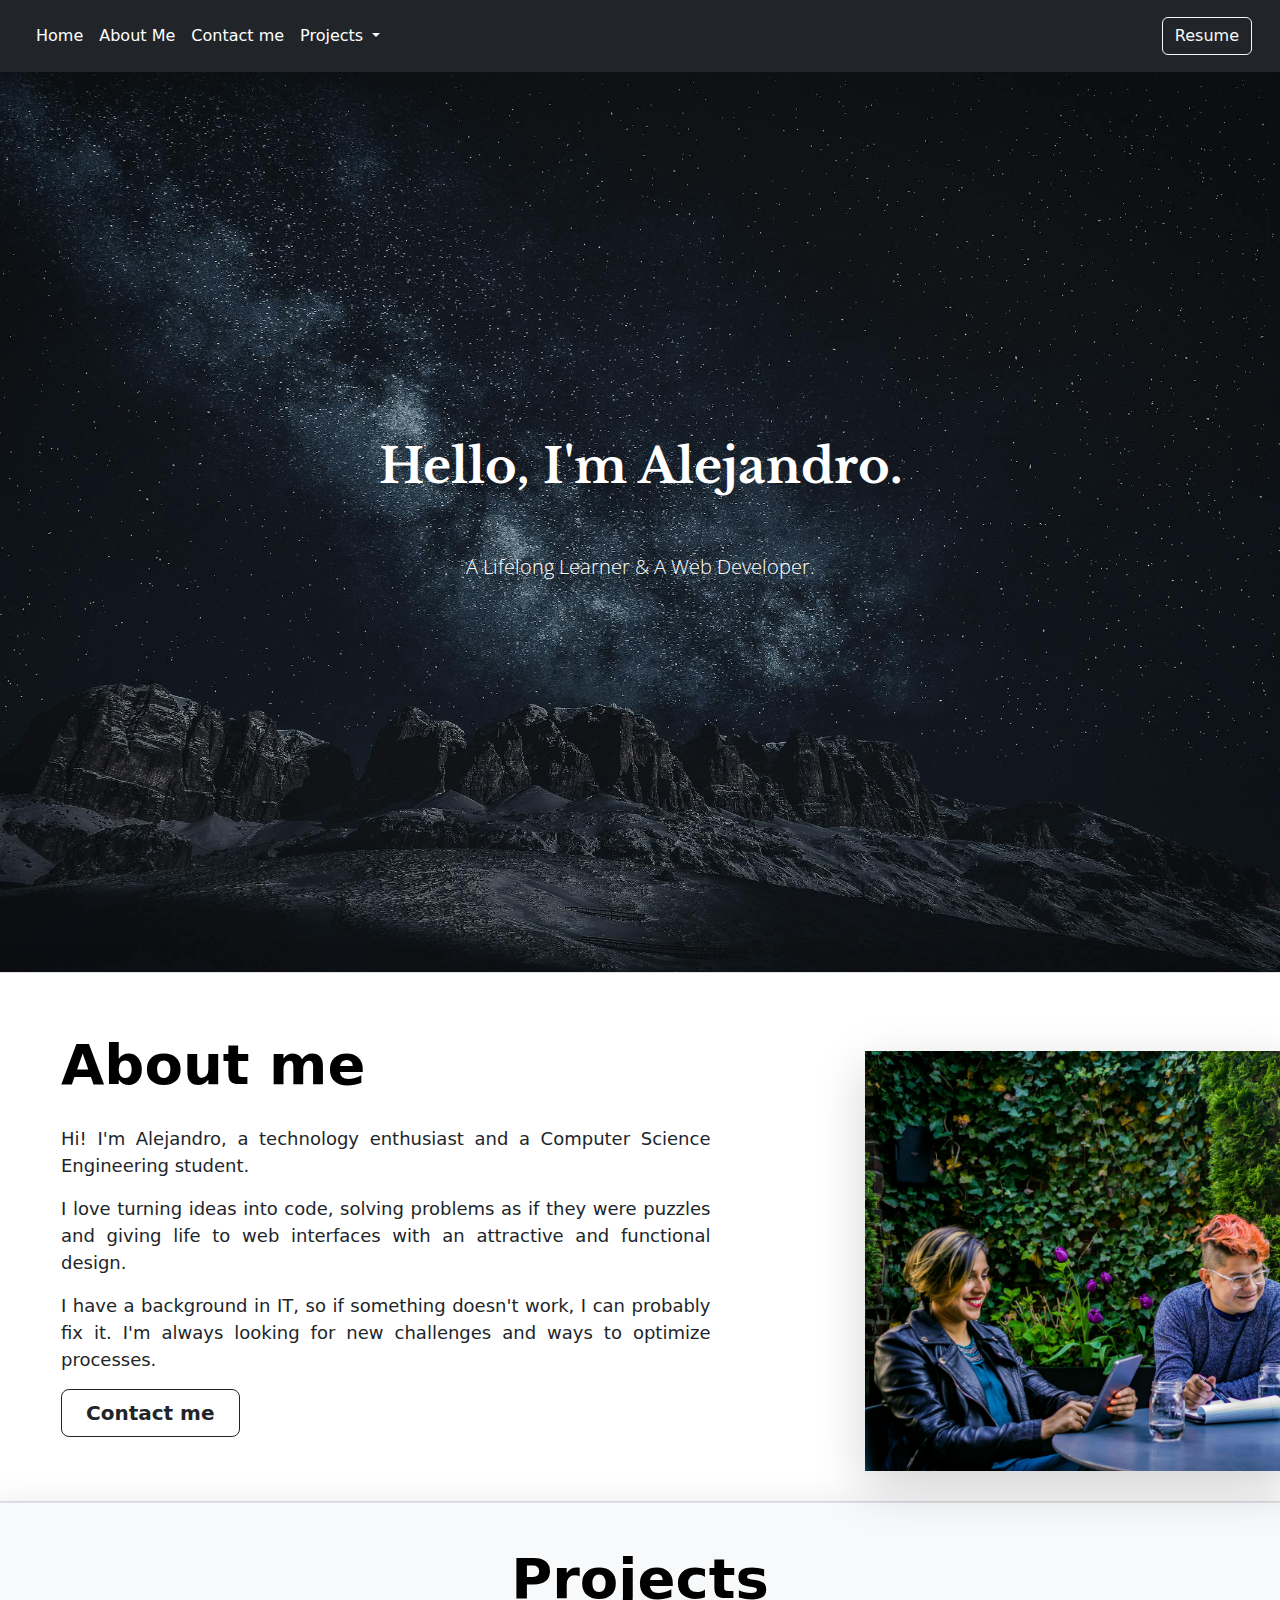
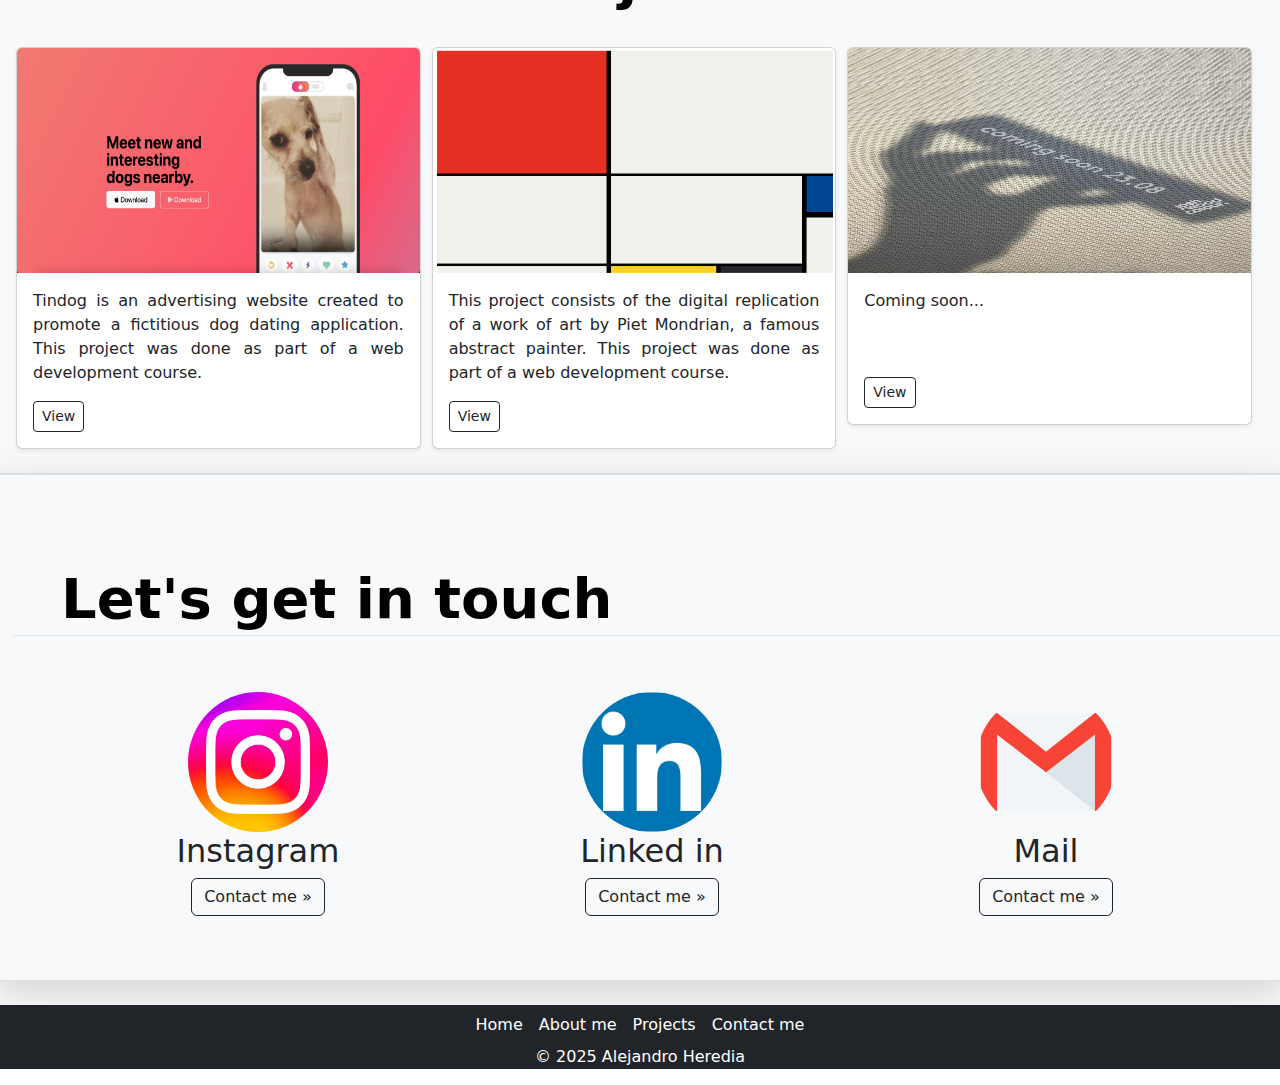
<file: index.html>
<!DOCTYPE html>
<html lang="en">
<head>
    <meta charset="UTF-8">
    <meta name="viewport" content="width=device-width, initial-scale=1.0">
    <title>Portfolio</title>
    <link rel="stylesheet" href="/Project/CSS/style.css">
    <link href="https://cdn.jsdelivr.net/npm/bootstrap@5.3.3/dist/css/bootstrap.min.css" rel="stylesheet" integrity="sha384-QWTKZyjpPEjISv5WaRU9OFeRpok6YctnYmDr5pNlyT2bRjXh0JMhjY6hW+ALEwIH" crossorigin="anonymous">
    <link rel="preconnect" href="https://fonts.googleapis.com">
  <link rel="preconnect" href="https://fonts.gstatic.com" crossorigin>
  <link href="https://fonts.googleapis.com/css2?family=Open+Sans:ital,wght@0,300..800;1,300..800&display=swap" rel="stylesheet">
  <link rel="preconnect" href="https://fonts.googleapis.com">
<link rel="preconnect" href="https://fonts.gstatic.com" crossorigin>
<link href="https://fonts.googleapis.com/css2?family=Libre+Baskerville:ital,wght@0,400;0,700;1,400&display=swap" rel="stylesheet">
</head>

    <body>
        <!-- Navbar-->

      <section id="navbar">
        <nav class="navbar navbar-expand-lg bg-dark text-white p-3">
          <div class="container-fluid">
            <button class="navbar-toggler" type="button" data-bs-toggle="collapse" data-bs-target="#navbarSupportedContent" aria-controls="navbarSupportedContent" aria-expanded="false" aria-label="Toggle navigation">
              <span class="navbar-toggler-icon"></span>
            </button>
            <div class="collapse navbar-collapse" id="navbarSupportedContent">
              <ul class="navbar-nav me-auto mb-2 mb-lg-0">
                <li class="nav-item">
                  <a class="nav-link active" aria-current="page" href="#Home">Home</a>
                </li>
                <li class="nav-item">
                  <a class="nav-link" href="#About">About Me</a>
                </li>
                <li class="nav-item">
                  <a class="nav-link" href="#Contact"> Contact me</a>
                </li>
                <li class="nav-item dropdown">
                  <a class="nav-link dropdown-toggle" href="#" role="button" data-bs-toggle="dropdown" aria-expanded="false">
                    Projects
                  </a>
                  <ul class="dropdown-menu">
                    <li><a class="dropdown-item" href="#Projects">All</a></li>
                    <li>
                      <a class="dropdown-item" 
                        href="/Project/Projects/11.3 TinDog Project/index.html" target="_blank" rel="noopener noreferrer"> Tindog
                      </a>
                    </li>
                    <li>
                      <a class="dropdown-item" 
                        href="/Project/Projects/10.3 Mondrian Project/index.html" 
                        target="_blank" 
                        rel="noopener noreferrer">
                        Mondrian Project
                      </a>
                    </li>
                  </ul>
                </li>
              </ul>
              <form class="d-flex" role="Download">
                <a class="btn btn-outline-light" href="/Project/CV.pdf" download>Resume</a>
              </form>
            </div>
          </div>
        </nav>
      </section>

        <!-- Title -->

        <section id="Home">
          <div class="text-center">
              <h1 class="display-5 fw-bold libre-baskerville-regular">Hello, I'm Alejandro.</h1>
              <p class="lead mb-4 open-sans-bold pt-5">A Lifelong Learner & A Web Developer.</p>
          </div>
      </section>

      <!--About me-->
      
    <section id="About">
        <div class="row p-4 pb-0 pe-lg-0 pt-lg-5 align-items-center rounded-3 border shadow-lg">
          <div class="col-lg-7 p-3 p-lg-5 pt-lg-3">
            <h1 class="display-4 fw-bold lh-1 text-body-emphasis">About me</h1>
            <p class="pt-4">Hi! I'm Alejandro, a technology enthusiast and a Computer Science Engineering student.</p>

              <p>I love turning ideas into code, solving problems as if they were puzzles and giving life to web interfaces with an attractive and functional design.</p>
              
              <p>I have a background in IT, so if something doesn't work, I can probably fix it. I'm always looking for new challenges and ways to optimize processes.</p>
            <div class="d-grid gap-2 d-md-flex justify-content-md-start mb-4 mb-lg-3">
              <a href="#Contact" type="button" class="btn btn-outline-dark btn-lg px-4 me-md-2 fw-bold">Contact me</a>
            </div>
          </div>
          <div class="col-lg-4 offset-lg-1 p-0 overflow-hidden shadow-lg">
              <img class="rounded-lg-3" src="/Project/Images/Colaborative.jpg" alt="Colaborative" width="720">
          </div>
        </div>
        
      </div>
      </section>

    <!--Projects-->
    
    <section id="Projects">
      <div class="row p-4 pb-0 pe-lg-0 pt-lg-5 align-items-center rounded-3 border shadow-lg">
        <div class="row w-100">
          <div class="col-12">
            <h1 class="display-4 fw-bold lh-1 text-body-emphasis d-flex justify-content-center">Projects</h1>
          </div>
        </div>
    
        <div class="row row-cols-1 row-cols-sm-2 row-cols-md-3 g-3 mb-4">
          <div class="col">
            <div class="card shadow-sm">
              <img class="bd-placeholder-img card-img-top" width="100%" height="225" src="/Project/Images/Tindog.png" alt="Tindog">
              <div class="card-body">
                <p class="card-text">Tindog is an advertising website created to promote a fictitious dog dating application. This project was done as part of a web development course.</p>
                <div class="d-flex justify-content-between align-items-center">
                  <div class="btn-group">
                    <a href="/Project/Projects/11.3 TinDog Project/index.html" target="_blank" rel="noopener noreferrer" type="button" class="btn btn-sm btn-outline-dark">View</a>
                  </div>
                </div>
              </div>
            </div>
          </div>
          <div class="col">
            <div class="card shadow-sm">
              <img class="bd-placeholder-img card-img-top" width="100%" height="225" src="/Project/Images/Mondrain.png" alt="Tindog">
              </svg>
              <div class="card-body">
                <p class="card-text">This project consists of the digital replication of a work of art by Piet Mondrian, a famous abstract painter. This project was done as part of a web development course.</p>
                <div class="d-flex justify-content-between align-items-center">
                  <div class="btn-group">
                    <a href="/Project/Projects/10.3 Mondrian Project/index.html"" target="_blank" rel="noopener noreferrer" type="button" class="btn btn-sm btn-outline-dark">View</a>
                  </div>
                </div>
              </div>
            </div>
          </div>
          <div class="col">
            <div class="card shadow-sm">
              <img class="bd-placeholder-img card-img-top" width="100%" height="225" src="/Project/Images/Coming.jpeg" alt="Coming soon">
              <div class="card-body">
                <p class="card-text">Coming soon... <br> <br> <br> </p>
                <div class="d-flex justify-content-between align-items-center">
                  <div class="btn-group">
                    <button type="button" class="btn btn-sm btn-outline-dark">View</button>
                  </div>
                </div>
              </div>
            </div>
          </div>
        </div>
      </div>
    </section>

    <!--Contact-->

    <section id="Contact">
      <div class="row p-4 pb-0 pe-lg-0 pt-lg-5 align-items-center rounded-3 border shadow-lg mb-2">
      <h2 class="pb-2 border-bottom p-5 display-4 fw-bold lh-1 text-body-emphasis">Let's get in touch</h2>
      <div class="container">
        <div class="row text-center justify-content-center p-5">
          <div class="col-lg-4">
            <img src="/Project/Images/Ig.png" class=" rounded-circle" width="140" height="140" alt="Instagram logo">
            <h2 class="fw-normal">Instagram</h2>
            <p><a class="btn btn-outline-dark" href="https://www.instagram.com/alex_her29?igsh=MWFraWZ5OTZiZm81NQ%3D%3D&utm_source=qr" target="_blank" 
              rel="noopener noreferrer">Contact me »</a></p>
          </div>
    
          <div class="col-lg-4">
            <img src="/Project/Images/Ln.png" class=" rounded-circle" width="140" height="140" alt="Linked in logo">
            <h2 class="fw-normal">Linked in</h2>
            <p><a class="btn btn-outline-dark" href="https://www.linkedin.com/in/alejandro-heredia-santillán-1351a8263" target="_blank" rel="noopener noreferrer">Contact me »</a></p>
          </div>
    
          <div class="col-lg-4">
            <img src="/Project/Images/Cr.webp" class=" rounded-circle" width="140" height="140" alt="Mail logo">
            <h2 class="fw-normal">Mail</h2>
            <a class="btn btn-outline-dark" href="mailto:alexhs.2903@gmail.com">Contact me »</a>
          </div>
        </div>
      </div>
    </div>
    </section>

    <!--Footer-->

    <section id="Footer">
      <footer class="py-3 mb-0">
        <ul class="nav bg-dark justify-content-center border-bottom pb-0 mb-0">
          <li class="nav-item"><a href="#Home" class="nav-link px-2 text-white">Home</a></li>
          <li class="nav-item"><a href="#About" class="nav-link px-2 text-white">About me</a></li>
          <li class="nav-item"><a href="#Projects" class="nav-link px-2 text-white">Projects</a></li>
          <li class="nav-item"><a href="#Contact" class="nav-link px-2 text-white">Contact me</a></li>
        </ul>
        <p class="text-center text-white bg-dark mb-0">© 2025 Alejandro Heredia</p>
      </footer>
      
      
      
    </section>
    
    
    <script src="https://cdn.jsdelivr.net/npm/bootstrap@5.3.3/dist/js/bootstrap.bundle.min.js" integrity="sha384-YvpcrYf0tY3lHB60NNkmXc5s9fDVZLESaAA55NDzOxhy9GkcIdslK1eN7N6jIeHz" crossorigin="anonymous"></script>
    </body>
    
</html>
</file>
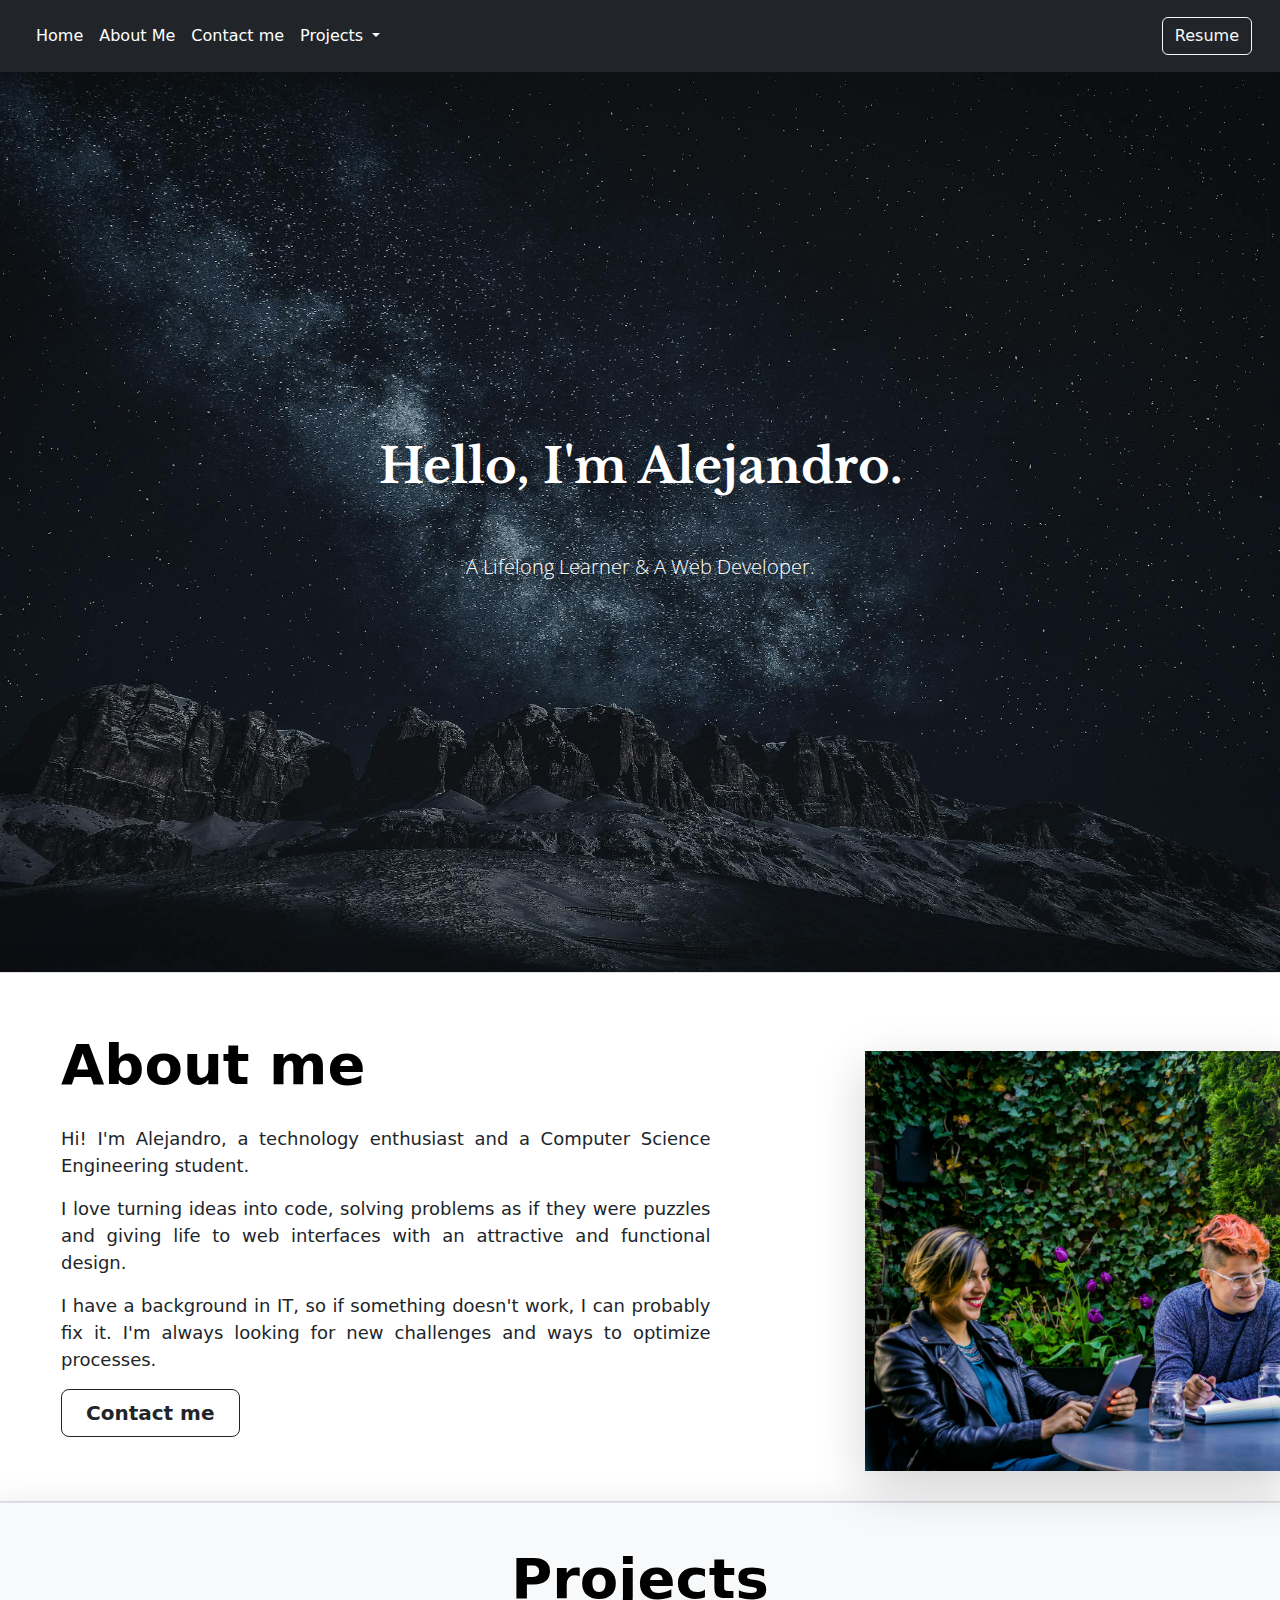
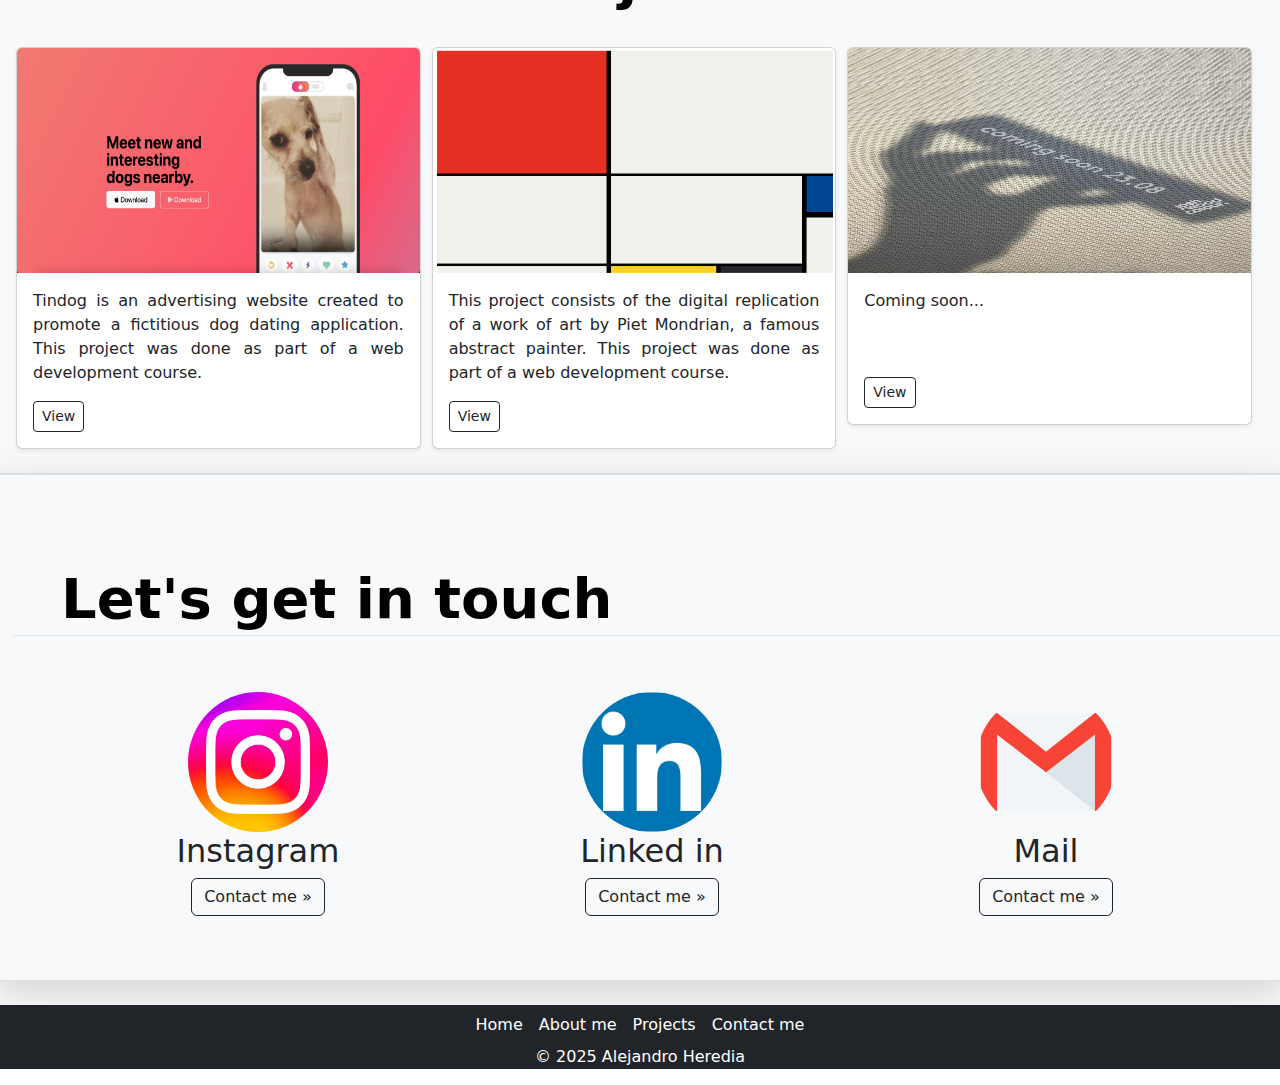
<file: Project/HTML/index.html>
<!DOCTYPE html>
<html lang="en">
<head>
    <meta charset="UTF-8">
    <meta name="viewport" content="width=device-width, initial-scale=1.0">
    <title>Portfolio</title>
    <link rel="stylesheet" href="/Project/CSS/style.css">
    <link href="https://cdn.jsdelivr.net/npm/bootstrap@5.3.3/dist/css/bootstrap.min.css" rel="stylesheet" integrity="sha384-QWTKZyjpPEjISv5WaRU9OFeRpok6YctnYmDr5pNlyT2bRjXh0JMhjY6hW+ALEwIH" crossorigin="anonymous">
    <link rel="preconnect" href="https://fonts.googleapis.com">
  <link rel="preconnect" href="https://fonts.gstatic.com" crossorigin>
  <link href="https://fonts.googleapis.com/css2?family=Open+Sans:ital,wght@0,300..800;1,300..800&display=swap" rel="stylesheet">
  <link rel="preconnect" href="https://fonts.googleapis.com">
<link rel="preconnect" href="https://fonts.gstatic.com" crossorigin>
<link href="https://fonts.googleapis.com/css2?family=Libre+Baskerville:ital,wght@0,400;0,700;1,400&display=swap" rel="stylesheet">
</head>

    <body>
        <!-- Navbar-->

      <section id="navbar">
        <nav class="navbar navbar-expand-lg bg-dark text-white p-3">
          <div class="container-fluid">
            <button class="navbar-toggler" type="button" data-bs-toggle="collapse" data-bs-target="#navbarSupportedContent" aria-controls="navbarSupportedContent" aria-expanded="false" aria-label="Toggle navigation">
              <span class="navbar-toggler-icon"></span>
            </button>
            <div class="collapse navbar-collapse" id="navbarSupportedContent">
              <ul class="navbar-nav me-auto mb-2 mb-lg-0">
                <li class="nav-item">
                  <a class="nav-link active" aria-current="page" href="#Home">Home</a>
                </li>
                <li class="nav-item">
                  <a class="nav-link" href="#About">About Me</a>
                </li>
                <li class="nav-item">
                  <a class="nav-link" href="#Contact"> Contact me</a>
                </li>
                <li class="nav-item dropdown">
                  <a class="nav-link dropdown-toggle" href="#" role="button" data-bs-toggle="dropdown" aria-expanded="false">
                    Projects
                  </a>
                  <ul class="dropdown-menu">
                    <li><a class="dropdown-item" href="#Projects">All</a></li>
                    <li>
                      <a class="dropdown-item" 
                        href="/Project/Projects/11.3 TinDog Project/index.html" target="_blank" rel="noopener noreferrer"> Tindog
                      </a>
                    </li>
                    <li>
                      <a class="dropdown-item" 
                        href="/Project/Projects/10.3 Mondrian Project/index.html" 
                        target="_blank" 
                        rel="noopener noreferrer">
                        Mondrian Project
                      </a>
                    </li>
                  </ul>
                </li>
              </ul>
              <form class="d-flex" role="Download">
                <a class="btn btn-outline-light" href="/Project/CV.pdf" download>Resume</a>
              </form>
            </div>
          </div>
        </nav>
      </section>

        <!-- Title -->

        <section id="Home">
          <div class="text-center">
              <h1 class="display-5 fw-bold libre-baskerville-regular">Hello, I'm Alejandro.</h1>
              <p class="lead mb-4 open-sans-bold pt-5">A Lifelong Learner & A Web Developer.</p>
          </div>
      </section>

      <!--About me-->
      
    <section id="About">
        <div class="row p-4 pb-0 pe-lg-0 pt-lg-5 align-items-center rounded-3 border shadow-lg">
          <div class="col-lg-7 p-3 p-lg-5 pt-lg-3">
            <h1 class="display-4 fw-bold lh-1 text-body-emphasis">About me</h1>
            <p class="pt-4">Hi! I'm Alejandro, a technology enthusiast and a Computer Science Engineering student.</p>

              <p>I love turning ideas into code, solving problems as if they were puzzles and giving life to web interfaces with an attractive and functional design.</p>
              
              <p>I have a background in IT, so if something doesn't work, I can probably fix it. I'm always looking for new challenges and ways to optimize processes.</p>
            <div class="d-grid gap-2 d-md-flex justify-content-md-start mb-4 mb-lg-3">
              <a href="#Contact" type="button" class="btn btn-outline-dark btn-lg px-4 me-md-2 fw-bold">Contact me</a>
            </div>
          </div>
          <div class="col-lg-4 offset-lg-1 p-0 overflow-hidden shadow-lg">
              <img class="rounded-lg-3" src="/Project/Images/Colaborative.jpg" alt="Colaborative" width="720">
          </div>
        </div>
        
      </div>
      </section>

    <!--Projects-->
    
    <section id="Projects">
      <div class="row p-4 pb-0 pe-lg-0 pt-lg-5 align-items-center rounded-3 border shadow-lg">
        <div class="row w-100">
          <div class="col-12">
            <h1 class="display-4 fw-bold lh-1 text-body-emphasis d-flex justify-content-center">Projects</h1>
          </div>
        </div>
    
        <div class="row row-cols-1 row-cols-sm-2 row-cols-md-3 g-3 mb-4">
          <div class="col">
            <div class="card shadow-sm">
              <img class="bd-placeholder-img card-img-top" width="100%" height="225" src="/Project/Images/Tindog.png" alt="Tindog">
              <div class="card-body">
                <p class="card-text">Tindog is an advertising website created to promote a fictitious dog dating application. This project was done as part of a web development course.</p>
                <div class="d-flex justify-content-between align-items-center">
                  <div class="btn-group">
                    <a href="/Project/Projects/11.3 TinDog Project/index.html" target="_blank" rel="noopener noreferrer" type="button" class="btn btn-sm btn-outline-dark">View</a>
                  </div>
                </div>
              </div>
            </div>
          </div>
          <div class="col">
            <div class="card shadow-sm">
              <img class="bd-placeholder-img card-img-top" width="100%" height="225" src="/Project/Images/Mondrain.png" alt="Tindog">
              </svg>
              <div class="card-body">
                <p class="card-text">This project consists of the digital replication of a work of art by Piet Mondrian, a famous abstract painter. This project was done as part of a web development course.</p>
                <div class="d-flex justify-content-between align-items-center">
                  <div class="btn-group">
                    <a href="/Project/Projects/10.3 Mondrian Project/index.html"" target="_blank" rel="noopener noreferrer" type="button" class="btn btn-sm btn-outline-dark">View</a>
                  </div>
                </div>
              </div>
            </div>
          </div>
          <div class="col">
            <div class="card shadow-sm">
              <img class="bd-placeholder-img card-img-top" width="100%" height="225" src="/Project/Images/Coming.jpeg" alt="Coming soon">
              <div class="card-body">
                <p class="card-text">Coming soon... <br> <br> <br> </p>
                <div class="d-flex justify-content-between align-items-center">
                  <div class="btn-group">
                    <button type="button" class="btn btn-sm btn-outline-dark">View</button>
                  </div>
                </div>
              </div>
            </div>
          </div>
        </div>
      </div>
    </section>

    <!--Contact-->

    <section id="Contact">
      <div class="row p-4 pb-0 pe-lg-0 pt-lg-5 align-items-center rounded-3 border shadow-lg mb-2">
      <h2 class="pb-2 border-bottom p-5 display-4 fw-bold lh-1 text-body-emphasis">Let's get in touch</h2>
      <div class="container">
        <div class="row text-center justify-content-center p-5">
          <div class="col-lg-4">
            <img src="/Project/Images/Ig.png" class=" rounded-circle" width="140" height="140" alt="Instagram logo">
            <h2 class="fw-normal">Instagram</h2>
            <p><a class="btn btn-outline-dark" href="https://www.instagram.com/alex_her29?igsh=MWFraWZ5OTZiZm81NQ%3D%3D&utm_source=qr" target="_blank" 
              rel="noopener noreferrer">Contact me »</a></p>
          </div>
    
          <div class="col-lg-4">
            <img src="/Project/Images/Ln.png" class=" rounded-circle" width="140" height="140" alt="Linked in logo">
            <h2 class="fw-normal">Linked in</h2>
            <p><a class="btn btn-outline-dark" href="https://www.linkedin.com/in/alejandro-heredia-santillán-1351a8263" target="_blank" rel="noopener noreferrer">Contact me »</a></p>
          </div>
    
          <div class="col-lg-4">
            <img src="/Project/Images/Cr.webp" class=" rounded-circle" width="140" height="140" alt="Mail logo">
            <h2 class="fw-normal">Mail</h2>
            <a class="btn btn-outline-dark" href="mailto:alexhs.2903@gmail.com">Contact me »</a>
          </div>
        </div>
      </div>
    </div>
    </section>

    <!--Footer-->

    <section id="Footer">
      <footer class="py-3 mb-0">
        <ul class="nav bg-dark justify-content-center border-bottom pb-0 mb-0">
          <li class="nav-item"><a href="#Home" class="nav-link px-2 text-white">Home</a></li>
          <li class="nav-item"><a href="#About" class="nav-link px-2 text-white">About me</a></li>
          <li class="nav-item"><a href="#Projects" class="nav-link px-2 text-white">Projects</a></li>
          <li class="nav-item"><a href="#Contact" class="nav-link px-2 text-white">Contact me</a></li>
        </ul>
        <p class="text-center text-white bg-dark mb-0">© 2025 Alejandro Heredia</p>
      </footer>
      
      
      
    </section>
    
    
    <script src="https://cdn.jsdelivr.net/npm/bootstrap@5.3.3/dist/js/bootstrap.bundle.min.js" integrity="sha384-YvpcrYf0tY3lHB60NNkmXc5s9fDVZLESaAA55NDzOxhy9GkcIdslK1eN7N6jIeHz" crossorigin="anonymous"></script>
    </body>
    
</html>
</file>
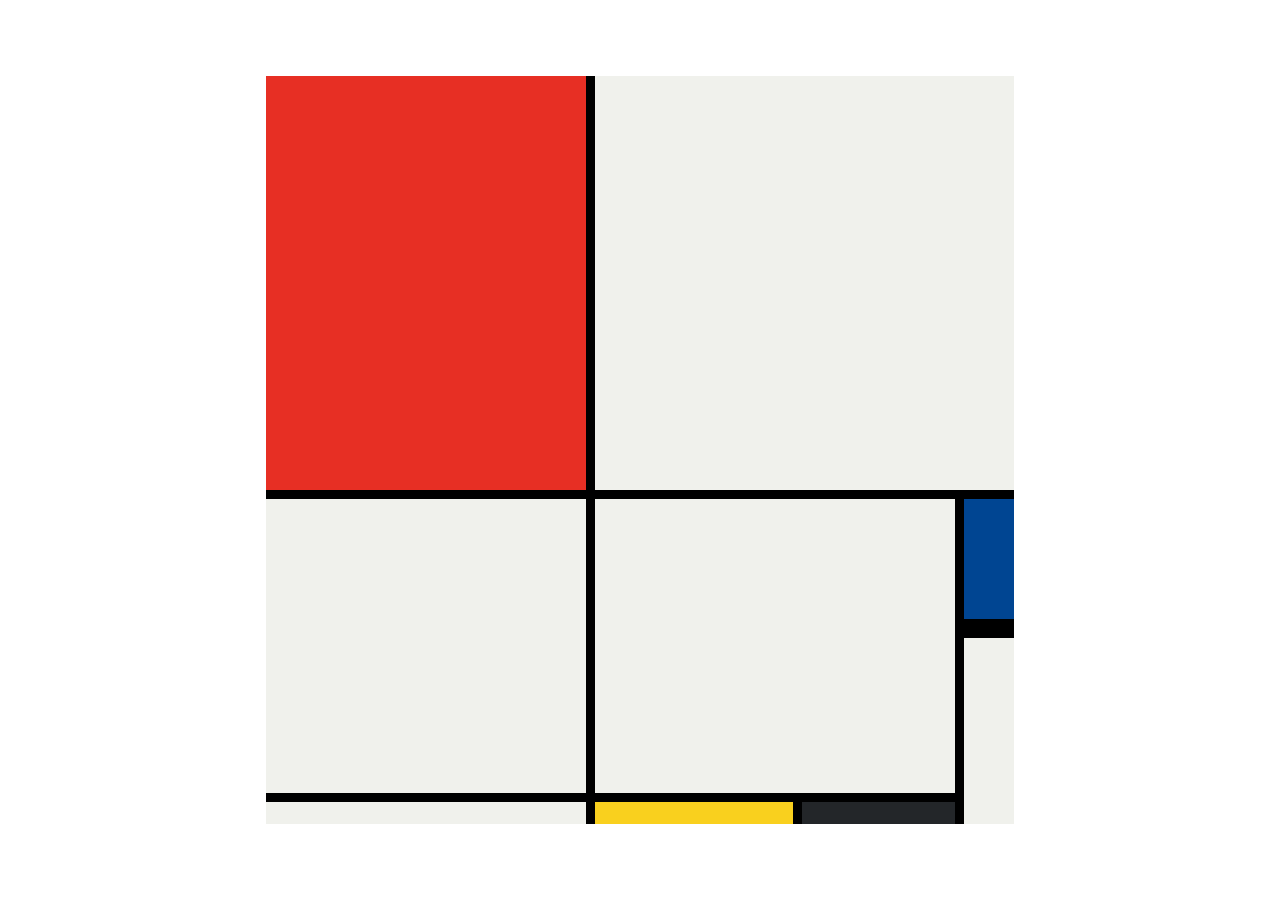
<file: Project/Projects/10.3 Mondrian Project/index.html>
<!DOCTYPE html>
<html lang="en">

<head>
  <meta charset="UTF-8">
  <meta name="viewport" content="width=device-width, initial-scale=1.0">
  <title>Mondrian Project</title>
  <style>

    body{
      height: 100vh;
      padding: 0;
      margin: 0;
      display: flex;
      justify-content: center;
      align-items: center;
    }

    .Container{
      height: 748px;
      width: 748px;
      display: grid;
      gap: 9px;
      background-color: black;
      grid-template-columns: 320px 198px 153px 50px;
      grid-template-rows: 414px 130px 155px 22px;
    }

    .item{
      background-color: #F0F1EC;
    }

    .red{
      background-color: #E72F24;
    }

    .white1{
      grid-column: span 3;
    }

    .white2{
      grid-row: span 2;
    }

    .white3{
      grid-area: 2 / 2 / 4 /4;
    }

    .white4{
      grid-row: span 2;
    }

    .blue{
      background-color: #004592;
      border-bottom: 10px solid;
      border-color: black;
    }

    .yellow{
      background-color: #F9D01E;
    }

    .black{
      background-color: #232629;
    }

  </style>
</head>

<body>
  <div class="Container">
    <div class="item red"></div>
    <div class="item white1"></div>
    <div class="item white2"></div>
    <div class="item white3"></div>
    <div class="item blue"></div>
    <div class="item white4"></div>
    <div class="item"></div>
    <div class="item yellow"></div>
    <div class="item black"></div>
  </div>
</body>

</html>
</file>
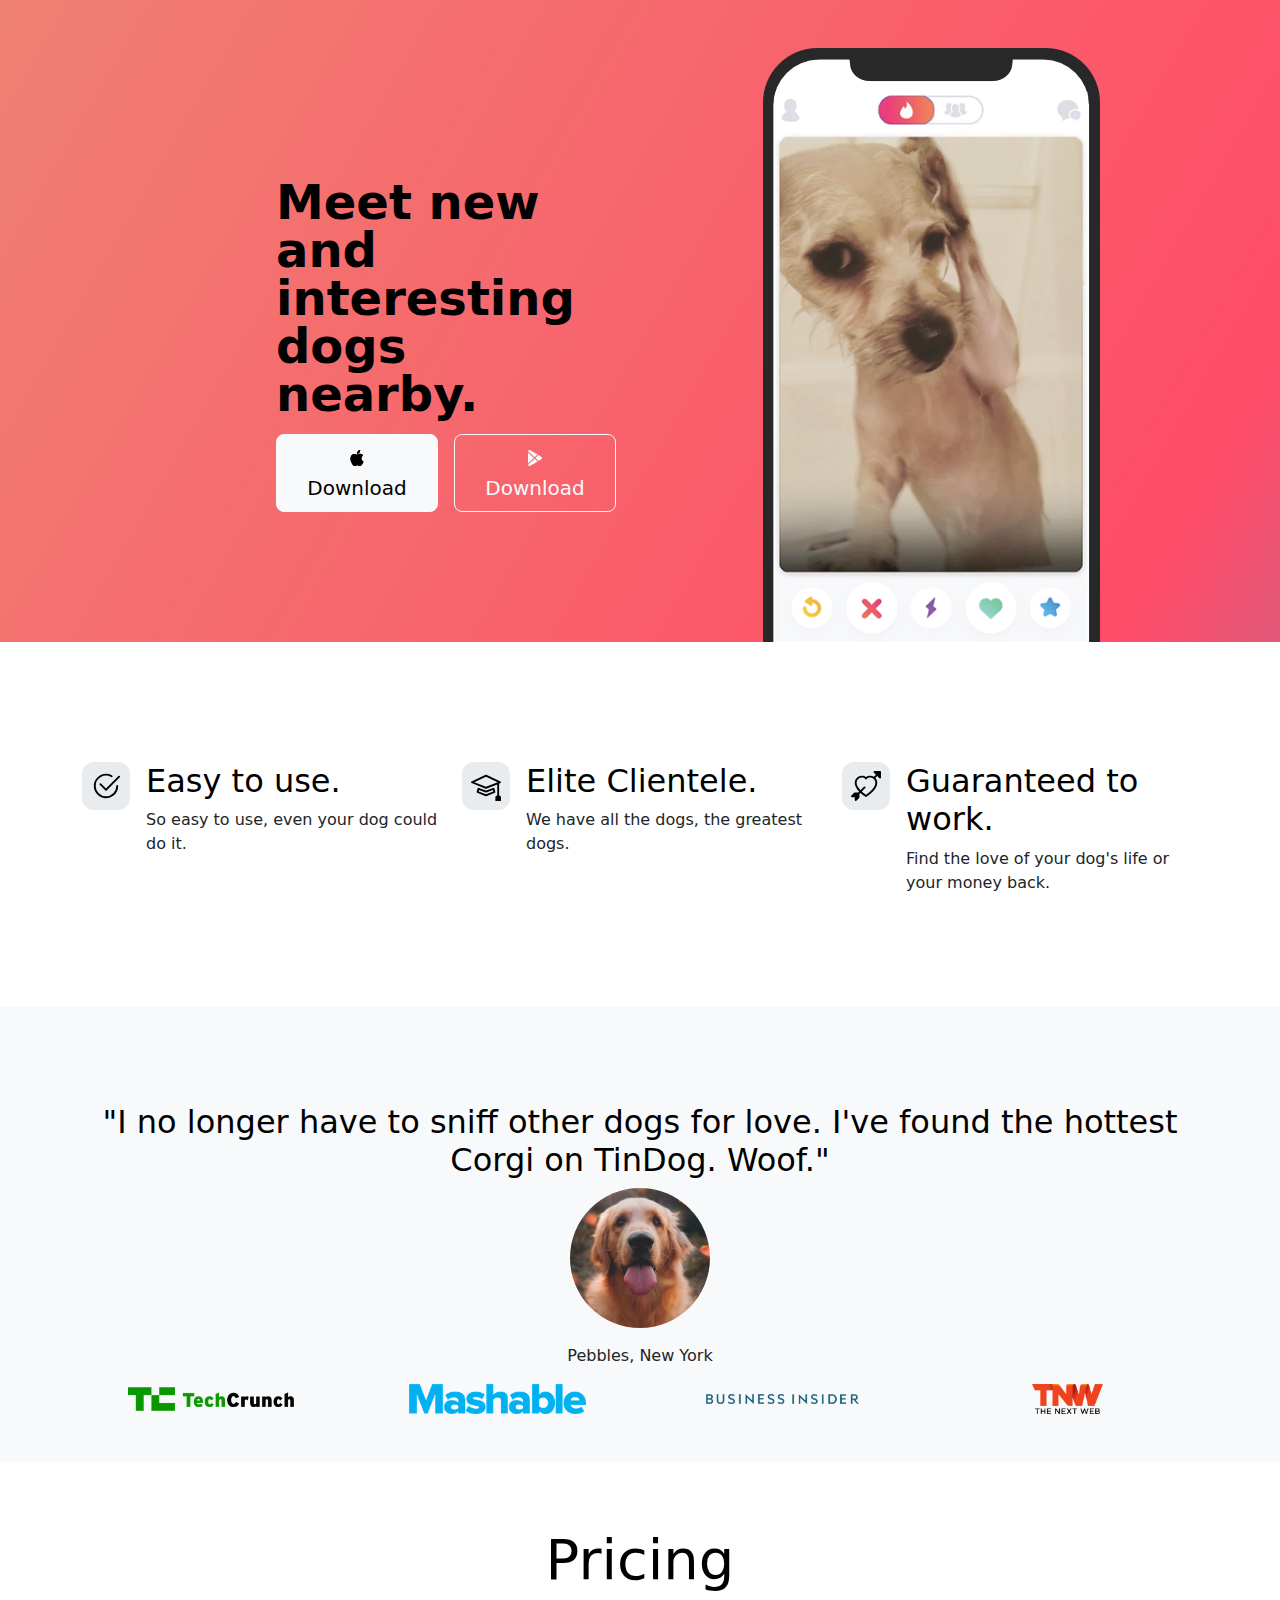
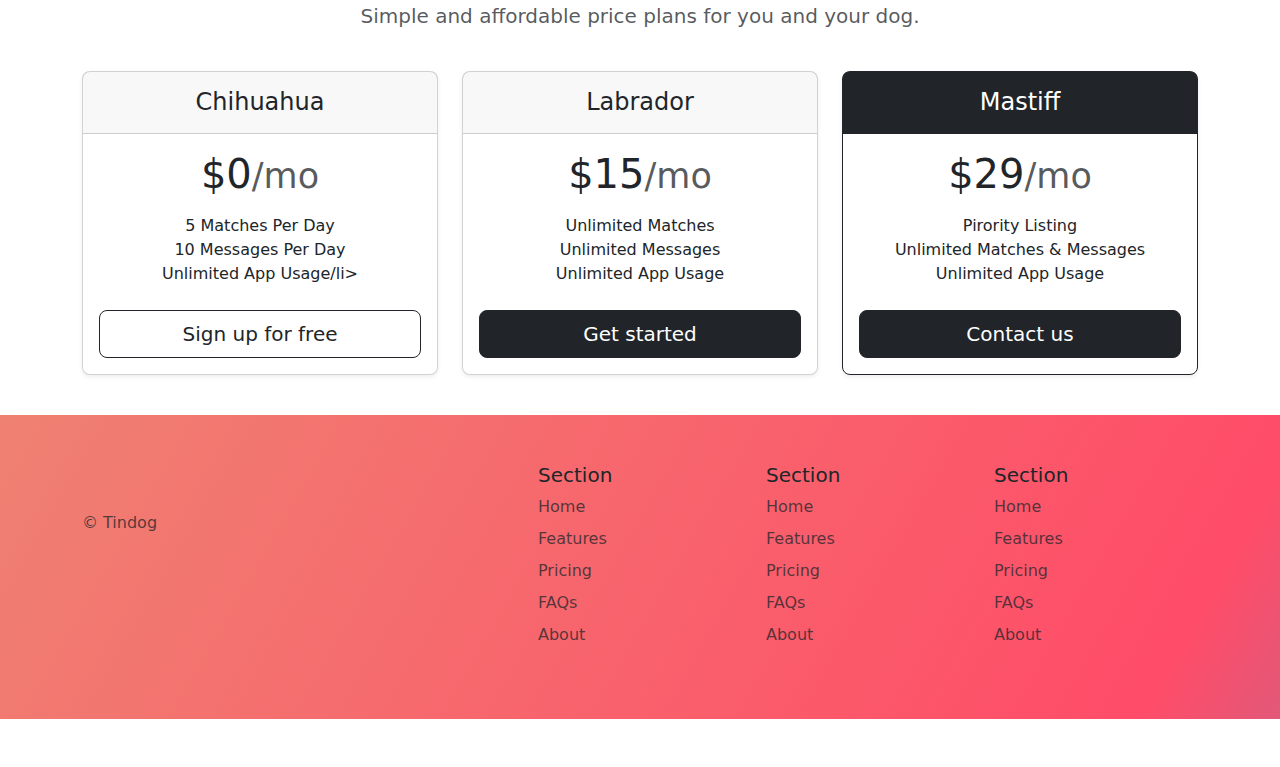
<file: Project/Projects/11.3 TinDog Project/index.html>
<!DOCTYPE html>
<html lang="en">

<head>
  <meta charset="UTF-8">
  <meta name="viewport" content="width=device-width, initial-scale=1.0">
  <title>TinDog</title>
  <link rel="stylesheet" href="./css/style.css">
  <link href="https://cdn.jsdelivr.net/npm/bootstrap@5.3.3/dist/css/bootstrap.min.css" rel="stylesheet" integrity="sha384-QWTKZyjpPEjISv5WaRU9OFeRpok6YctnYmDr5pNlyT2bRjXh0JMhjY6hW+ALEwIH" crossorigin="anonymous">
</head>

<body>

  <!-- Title -->
  <section id="title" class="gradient-background">
    <div class="container">
      <div class="row flex-lg-row-reverse align-items-center g-5 pt-5">
        <div class="col-10 col-sm-8 col-lg-6">
          <img src="./images/iphone.png" class="d-block mx-lg-auto img-fluid" alt="Bootstrap Themes" height="200" loading="lazy">
        </div>
        <div class="col-lg-4">
          <h1 class="display-5 fw-bold text-body-emphasis lh-1 mb-3">Meet new and interesting dogs nearby.</h1>
          <div class="d-grid gap-2 d-md-flex justify-content-md-start">
            <button type="button" class="btn btn-light btn-lg px-4 me-md-2"><svg xmlns="http://www.w3.org/2000/svg" width="16" height="16" fill="currentColor"
              class="bi bi-apple mb-1" viewBox="0 0 16 16">
  <path
                d="M11.182.008C11.148-.03 9.923.023 8.857 1.18c-1.066 1.156-.902 2.482-.878 2.516.024.034 1.52.087 2.475-1.258.955-1.345.762-2.391.728-2.43Zm3.314 11.733c-.048-.096-2.325-1.234-2.113-3.422.212-2.189 1.675-2.789 1.698-2.854.023-.065-.597-.79-1.254-1.157a3.692 3.692 0 0 0-1.563-.434c-.108-.003-.483-.095-1.254.116-.508.139-1.653.589-1.968.607-.316.018-1.256-.522-2.267-.665-.647-.125-1.333.131-1.824.328-.49.196-1.422.754-2.074 2.237-.652 1.482-.311 3.83-.067 4.56.244.729.625 1.924 1.273 2.796.576.984 1.34 1.667 1.659 1.899.319.232 1.219.386 1.843.067.502-.308 1.408-.485 1.766-.472.357.013 1.061.154 1.782.539.571.197 1.111.115 1.652-.105.541-.221 1.324-1.059 2.238-2.758.347-.79.505-1.217.473-1.282Z" />
  <path
                d="M11.182.008C11.148-.03 9.923.023 8.857 1.18c-1.066 1.156-.902 2.482-.878 2.516.024.034 1.52.087 2.475-1.258.955-1.345.762-2.391.728-2.43Zm3.314 11.733c-.048-.096-2.325-1.234-2.113-3.422.212-2.189 1.675-2.789 1.698-2.854.023-.065-.597-.79-1.254-1.157a3.692 3.692 0 0 0-1.563-.434c-.108-.003-.483-.095-1.254.116-.508.139-1.653.589-1.968.607-.316.018-1.256-.522-2.267-.665-.647-.125-1.333.131-1.824.328-.49.196-1.422.754-2.074 2.237-.652 1.482-.311 3.83-.067 4.56.244.729.625 1.924 1.273 2.796.576.984 1.34 1.667 1.659 1.899.319.232 1.219.386 1.843.067.502-.308 1.408-.485 1.766-.472.357.013 1.061.154 1.782.539.571.197 1.111.115 1.652-.105.541-.221 1.324-1.059 2.238-2.758.347-.79.505-1.217.473-1.282Z" />
  </svg>
              
              Download
            </button>
            <button type="button" class="btn btn-outline-light btn-lg px-4"><svg xmlns="http://www.w3.org/2000/svg" width="16" height="16" fill="currentColor"
              class="bi bi-google-play mb-1" viewBox="0 0 16 16">
  <path
                d="M14.222 9.374c1.037-.61 1.037-2.137 0-2.748L11.528 5.04 8.32 8l3.207 2.96 2.694-1.586Zm-3.595 2.116L7.583 8.68 1.03 14.73c.201 1.029 1.36 1.61 2.303 1.055l7.294-4.295ZM1 13.396V2.603L6.846 8 1 13.396ZM1.03 1.27l6.553 6.05 3.044-2.81L3.333.215C2.39-.341 1.231.24 1.03 1.27Z" />
  </svg>
              Download
            </button>
          </div>
        </div>
      </div>
    </div>
  </section>
  
  <!-- Features -->
<section id="features">
  <div class="container">
    <div class="row g-4 py-5 row-cols-1 row-cols-lg-3 mt-5">
      <div class="col d-flex align-items-start">
        <div class="icon-square text-body-emphasis bg-body-secondary d-inline-flex align-items-center justify-content-center fs-4 flex-shrink-0 me-3">
          <svg xmlns="http://www.w3.org/2000/svg" height="30" fill="currentColor" class="bi bi-check2-circle"
          viewBox="0 0 16 16">
<path
            d="M2.5 8a5.5 5.5 0 0 1 8.25-4.764.5.5 0 0 0 .5-.866A6.5 6.5 0 1 0 14.5 8a.5.5 0 0 0-1 0 5.5 5.5 0 1 1-11 0z" />
<path
            d="M15.354 3.354a.5.5 0 0 0-.708-.708L8 9.293 5.354 6.646a.5.5 0 1 0-.708.708l3 3a.5.5 0 0 0 .708 0l7-7z" />
</svg>        </div>
        <div>
          <h3 class="fs-2 text-body-emphasis">Easy to use.</h3>
          <p>So easy to use, even your dog could do it.</p>
        </div>
      </div>
      <div class="col d-flex align-items-start">
        <div class="icon-square text-body-emphasis bg-body-secondary d-inline-flex align-items-center justify-content-center fs-4 flex-shrink-0 me-3">
          <svg xmlns="http://www.w3.org/2000/svg" height="30" fill="currentColor" class="bi bi-mortarboard" viewBox="0 0 16 16">
            <path d="M8.211 2.047a.5.5 0 0 0-.422 0l-7.5 3.5a.5.5 0 0 0 .025.917l7.5 3a.5.5 0 0 0 .372 0L14 7.14V13a1 1 0 0 0-1 1v2h3v-2a1 1 0 0 0-1-1V6.739l.686-.275a.5.5 0 0 0 .025-.917l-7.5-3.5ZM8 8.46 1.758 5.965 8 3.052l6.242 2.913L8 8.46Z"/>
            <path d="M4.176 9.032a.5.5 0 0 0-.656.327l-.5 1.7a.5.5 0 0 0 .294.605l4.5 1.8a.5.5 0 0 0 .372 0l4.5-1.8a.5.5 0 0 0 .294-.605l-.5-1.7a.5.5 0 0 0-.656-.327L8 10.466 4.176 9.032Zm-.068 1.873.22-.748 3.496 1.311a.5.5 0 0 0 .352 0l3.496-1.311.22.748L8 12.46l-3.892-1.556Z"/>
            </svg>        </div>
        <div>
          <h3 class="fs-2 text-body-emphasis">Elite Clientele.</h3>
          <p>We have all the dogs, the greatest dogs.</p>
        </div>
      </div>
      <div class="col d-flex align-items-start">
        <div class="icon-square text-body-emphasis bg-body-secondary d-inline-flex align-items-center justify-content-center fs-4 flex-shrink-0 me-3">
          <svg xmlns="http://www.w3.org/2000/svg" height="30" fill="currentColor" class="bi bi-arrow-through-heart"
          viewBox="0 0 16 16">
<path fill-rule="evenodd"
            d="M2.854 15.854A.5.5 0 0 1 2 15.5V14H.5a.5.5 0 0 1-.354-.854l1.5-1.5A.5.5 0 0 1 2 11.5h1.793l.53-.53c-.771-.802-1.328-1.58-1.704-2.32-.798-1.575-.775-2.996-.213-4.092C3.426 2.565 6.18 1.809 8 3.233c1.25-.98 2.944-.928 4.212-.152L13.292 2 12.147.854A.5.5 0 0 1 12.5 0h3a.5.5 0 0 1 .5.5v3a.5.5 0 0 1-.854.354L14 2.707l-1.006 1.006c.236.248.44.531.6.845.562 1.096.585 2.517-.213 4.092-.793 1.563-2.395 3.288-5.105 5.08L8 13.912l-.276-.182a21.86 21.86 0 0 1-2.685-2.062l-.539.54V14a.5.5 0 0 1-.146.354l-1.5 1.5Zm2.893-4.894A20.419 20.419 0 0 0 8 12.71c2.456-1.666 3.827-3.207 4.489-4.512.679-1.34.607-2.42.215-3.185-.817-1.595-3.087-2.054-4.346-.761L8 4.62l-.358-.368c-1.259-1.293-3.53-.834-4.346.761-.392.766-.464 1.845.215 3.185.323.636.815 1.33 1.519 2.065l1.866-1.867a.5.5 0 1 1 .708.708L5.747 10.96Z" />
</svg>        </div>
        <div>
          <h3 class="fs-2 text-body-emphasis">Guaranteed to work.</h3>
          <p>Find the love of your dog's life or your money back.</p>
        </div>
      </div>
    </div>
  </div>
  </section>


  <!-- Testimonial -->
  <section id="testimonial">
    <div class="my-5">
      <div class="p-5 text-center bg-body-tertiary">
        <div class="container mt-5 mb-2">
          <h2 class="text-body-emphasis">"I no longer have to sniff other dogs for love. I've found the hottest Corgi on TinDog. Woof."</h2>
          <img src="./images/dog-img.jpg" class="bd-placeholder-img rounded-circle" width="140" height="140" xmlns="http://www.w3.org/2000/svg" role="img" aria-label="Placeholder" preserveAspectRatio="xMidYMid slice" focusable="false"><title>Placeholder</title><rect width="100%" height="100%" fill="var(--bs-secondary-color)"></rect></><p class="col-lg-8 mx-auto lead">
          <p>
            Pebbles, New York
          </p>
        </div>
          <div class="container">
            <div class="row">
            <div class="col-lg-3 col-sm-12"><img src="./images/techcrunch.png" alt="techcrunch" height="30"></div>
            <div class="col-lg-3 col-sm-12"><img src="./images/mashable.png" alt="mashable" height="30"></div>
            <div class="col-lg-3 col-sm-12"><img src="./images/bizinsider.png" alt="business" height="30"></div>
            <div class="col-lg-3 col-sm-12"><img src="./images/tnw.png" alt="tnw"  height="30"></div>
          </div>
        </div>
      </div>
    </div>
  </section>


  <!-- Pricing -->
  <section id="A Plan for Every Dog's Needs">
    <div class="container">
    <div class="pricing-header p-3 pb-md-4 mx-auto text-center">
      <h1 class="display-4 fw-normal text-body-emphasis">Pricing</h1>
      <p class="fs-5 text-body-secondary">Simple and affordable price plans for you and your dog.</p>
    </div>

    <div class="row row-cols-1 row-cols-md-3 mb-3 text-center">
      <div class="col">
        <div class="card mb-4 rounded-3 shadow-sm">
          <div class="card-header py-3">
            <h4 class="my-0 fw-normal">Chihuahua</h4>
          </div>
          <div class="card-body">
            <h1 class="card-title pricing-card-title">$0<small class="text-body-secondary fw-light">/mo</small></h1>
            <ul class="list-unstyled mt-3 mb-4">
              <li>5 Matches Per Day</li>
              <li>10 Messages Per Day</li>
              <li>Unlimited App Usage/li>
            </ul>
            <button type="button" class="w-100 btn btn-lg btn-outline-dark">Sign up for free</button>
          </div>
        </div>
      </div>
      <div class="col">
        <div class="card mb-4 rounded-3 shadow-sm">
          <div class="card-header py-3">
            <h4 class="my-0 fw-normal">Labrador</h4>
          </div>
          <div class="card-body">
            <h1 class="card-title pricing-card-title">$15<small class="text-body-secondary fw-light">/mo</small></h1>
            <ul class="list-unstyled mt-3 mb-4">
              <li>Unlimited Matches</li>
              <li>Unlimited Messages</li>
              <li>Unlimited App Usage</li>
            </ul>
            <button type="button" class="w-100 btn btn-lg btn-dark">Get started</button>
          </div>
        </div>
      </div>
      <div class="col">
        <div class="card mb-4 rounded-3 shadow-sm border-dark">
          <div class="card-header py-3 text-bg-dark border-dark">
            <h4 class="my-0 fw-normal">Mastiff</h4>
          </div>
          <div class="card-body">
            <h1 class="card-title pricing-card-title">$29<small class="text-body-secondary fw-light">/mo</small></h1>
            <ul class="list-unstyled mt-3 mb-4">
              <li>Pirority Listing</li>
              <li>Unlimited Matches & Messages</li>
              <li>Unlimited App Usage</li>
            </ul>
            <button type="button" class="w-100 btn btn-lg btn-dark">Contact us</button>
          </div>
        </div>
      </div>
    </div>
    </div>

  </section>


  <!-- Footer -->
<section id="footer" class="gradient-background">
  <div class="container">
    <footer class="row row-cols-1 row-cols-sm-2 row-cols-md-5 py-5">
      <div class="col mb-3">
        <a href="/" class="d-flex align-items-center mb-3 link-body-emphasis text-decoration-none">
          <svg class="bi me-2" width="40" height="32"><use xlink:href="#bootstrap"></use></svg>
        </a>
        <p class="text-body-secondary">© Tindog</p>
      </div>
  
      <div class="col mb-3">
  
      </div>
  
      <div class="col mb-3">
        <h5>Section</h5>
        <ul class="nav flex-column">
          <li class="nav-item mb-2"><a href="#" class="nav-link p-0 text-body-secondary">Home</a></li>
          <li class="nav-item mb-2"><a href="#" class="nav-link p-0 text-body-secondary">Features</a></li>
          <li class="nav-item mb-2"><a href="#" class="nav-link p-0 text-body-secondary">Pricing</a></li>
          <li class="nav-item mb-2"><a href="#" class="nav-link p-0 text-body-secondary">FAQs</a></li>
          <li class="nav-item mb-2"><a href="#" class="nav-link p-0 text-body-secondary">About</a></li>
        </ul>
      </div>
  
      <div class="col mb-3">
        <h5>Section</h5>
        <ul class="nav flex-column">
          <li class="nav-item mb-2"><a href="#" class="nav-link p-0 text-body-secondary">Home</a></li>
          <li class="nav-item mb-2"><a href="#" class="nav-link p-0 text-body-secondary">Features</a></li>
          <li class="nav-item mb-2"><a href="#" class="nav-link p-0 text-body-secondary">Pricing</a></li>
          <li class="nav-item mb-2"><a href="#" class="nav-link p-0 text-body-secondary">FAQs</a></li>
          <li class="nav-item mb-2"><a href="#" class="nav-link p-0 text-body-secondary">About</a></li>
        </ul>
      </div>
  
      <div class="col mb-3">
        <h5>Section</h5>
        <ul class="nav flex-column">
          <li class="nav-item mb-2"><a href="#" class="nav-link p-0 text-body-secondary">Home</a></li>
          <li class="nav-item mb-2"><a href="#" class="nav-link p-0 text-body-secondary">Features</a></li>
          <li class="nav-item mb-2"><a href="#" class="nav-link p-0 text-body-secondary">Pricing</a></li>
          <li class="nav-item mb-2"><a href="#" class="nav-link p-0 text-body-secondary">FAQs</a></li>
          <li class="nav-item mb-2"><a href="#" class="nav-link p-0 text-body-secondary">About</a></li>
        </ul>
      </div>
    </footer>
  </div>

  </section>

  <script src="https://cdn.jsdelivr.net/npm/bootstrap@5.3.3/dist/js/bootstrap.bundle.min.js" integrity="sha384-YvpcrYf0tY3lHB60NNkmXc5s9fDVZLESaAA55NDzOxhy9GkcIdslK1eN7N6jIeHz" crossorigin="anonymous"></script>
</body>

</html>
</file>
<file: Project/CSS/style.css>
#Home {
    width: 100vw; /* Asegura que el fondo cubra toda la pantalla */
    height: 100vh; /* Asegura que tenga el alto completo de la ventana */
    display: flex;
    align-items: center;
    justify-content: center;
    background: url('/Project/Images/Background2.jpeg') no-repeat center center;
    background-size: cover;
    margin: 0; /* Elimina márgenes */
    padding: 0; /* Opcional, si hay espacios no deseados */
}


    .navbar-nav .nav-link {
        color: white !important;
    }
    
    .navbar-nav .nav-link.active {
        color: white !important;
    }

    .open-sans-bold {
        font-family: "Open Sans", sans-serif;
        font-weight: 700;
        color: white;
    }

    .libre-baskerville-regular {
        font-family: "Libre Baskerville", serif;
        font-weight: 400;
        font-style: normal;
        color: white;
    }

    #About p{
        font-size: 18px;
        text-align: justify;
    }

    .navbar-toggler-icon {
        filter: brightness(0) invert(1); /* Hace que el icono sea blanco */
    }

    #Projects .col {
        margin-left: -5px; /* Ajusta el valor según lo necesario */
    }

    #Projects {
        background-color: #f8f9fa; /* Color gris claro de Bootstrap */
    }

    #Contact {
        background-color: #f8f9fa; /* Color gris claro de Bootstrap */
    }

    .card-text{
        text-align: justify;
        display: flex;
        flex-direction: column;
        height: 100%;
    }
    
    #Footer ul, #Footer p {
        margin: 0 !important; /* Elimina cualquier margen */
        padding: 0 !important; /* Elimina cualquier relleno */
    }
    
    #Footer ul {
        border-bottom: none !important; /* Elimina el borde inferior */
    }
</file>
<file: Project/Projects/11.3 TinDog Project/css/style.css>
.gradient-background {
  background: linear-gradient(300deg, #00bfff, #ff4c68, #ef8172);
  background-size: 180% 180%;
  animation: gradient-animation 18s ease infinite;
}

@keyframes gradient-animation {
  0% {
    background-position: 0% 50%;
  }
  50% {
    background-position: 100% 50%;
  }
  100% {
    background-position: 0% 50%;
  }
}

.icon-square {
  width: 3rem;
  height: 3rem;
  border-radius: 0.75rem;
}

.profile-img {
  height: 100px;
  border-radius: 50%;
}
</file>
